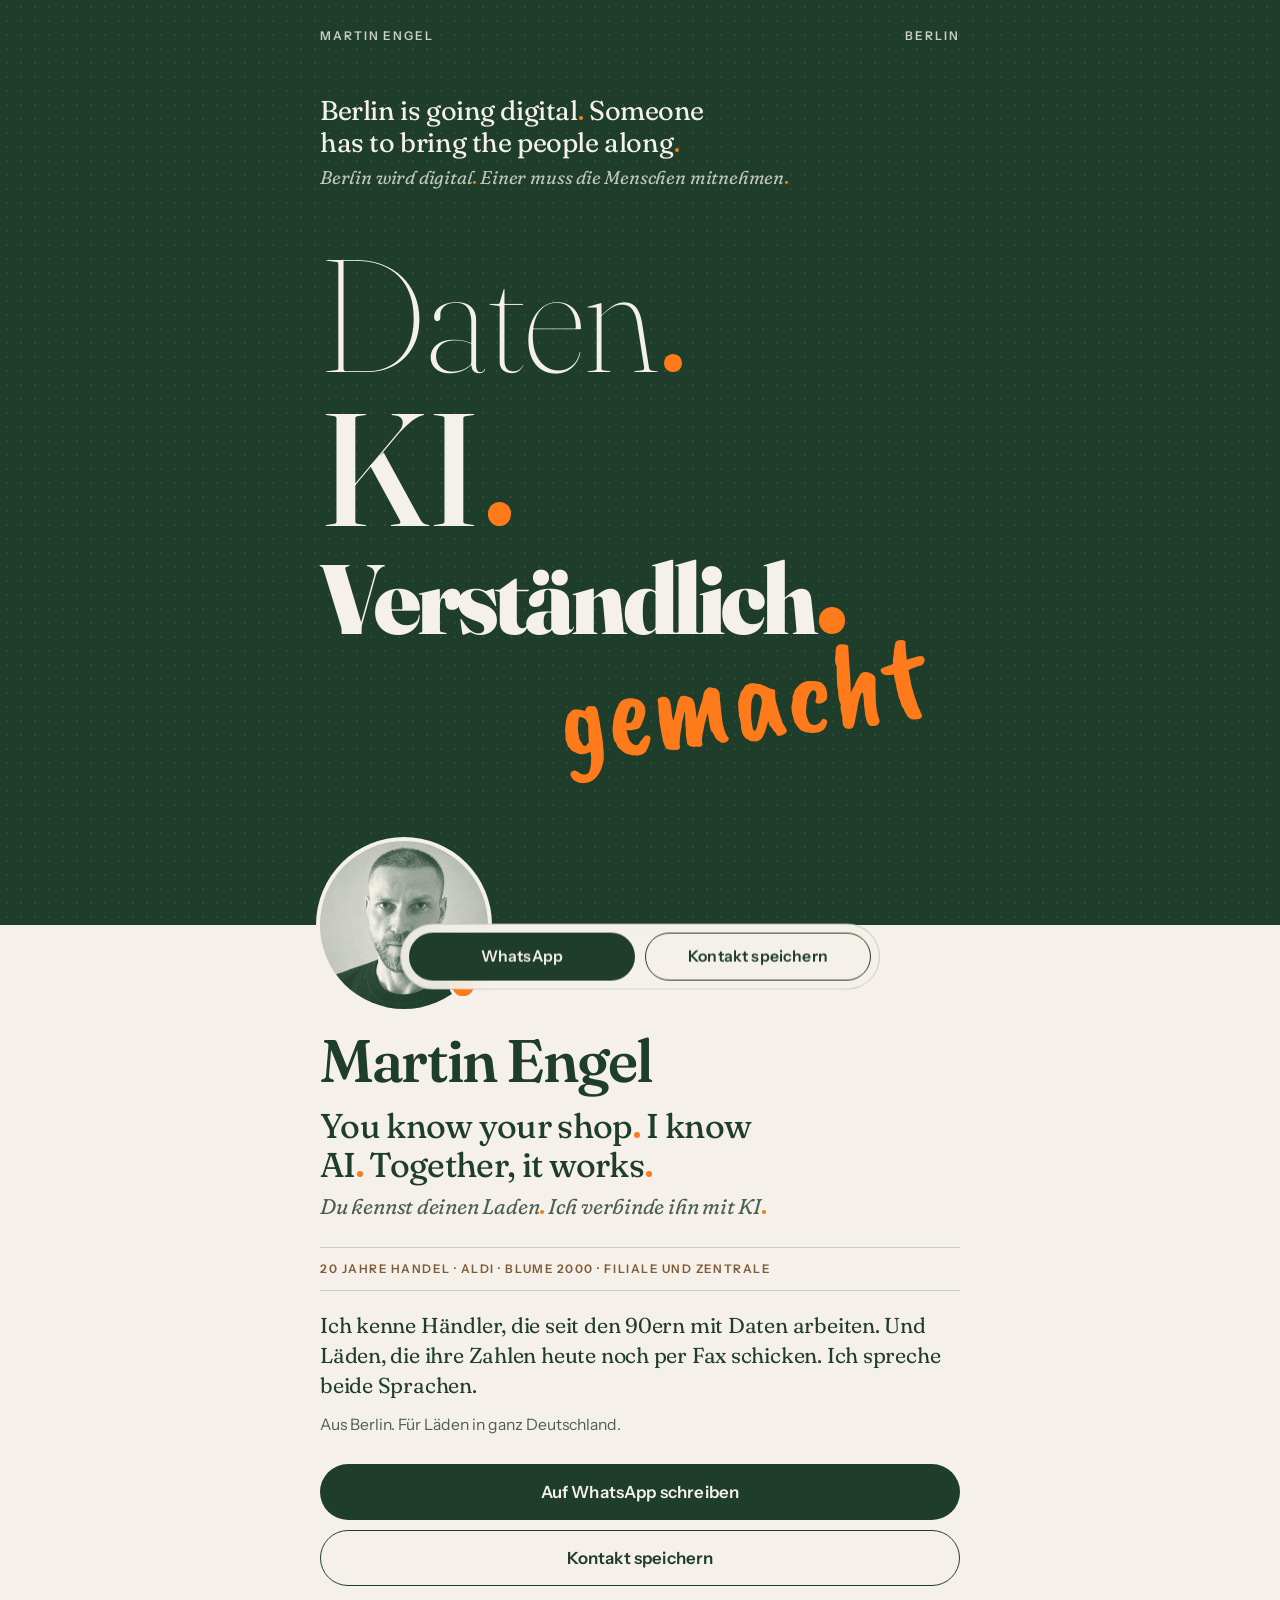
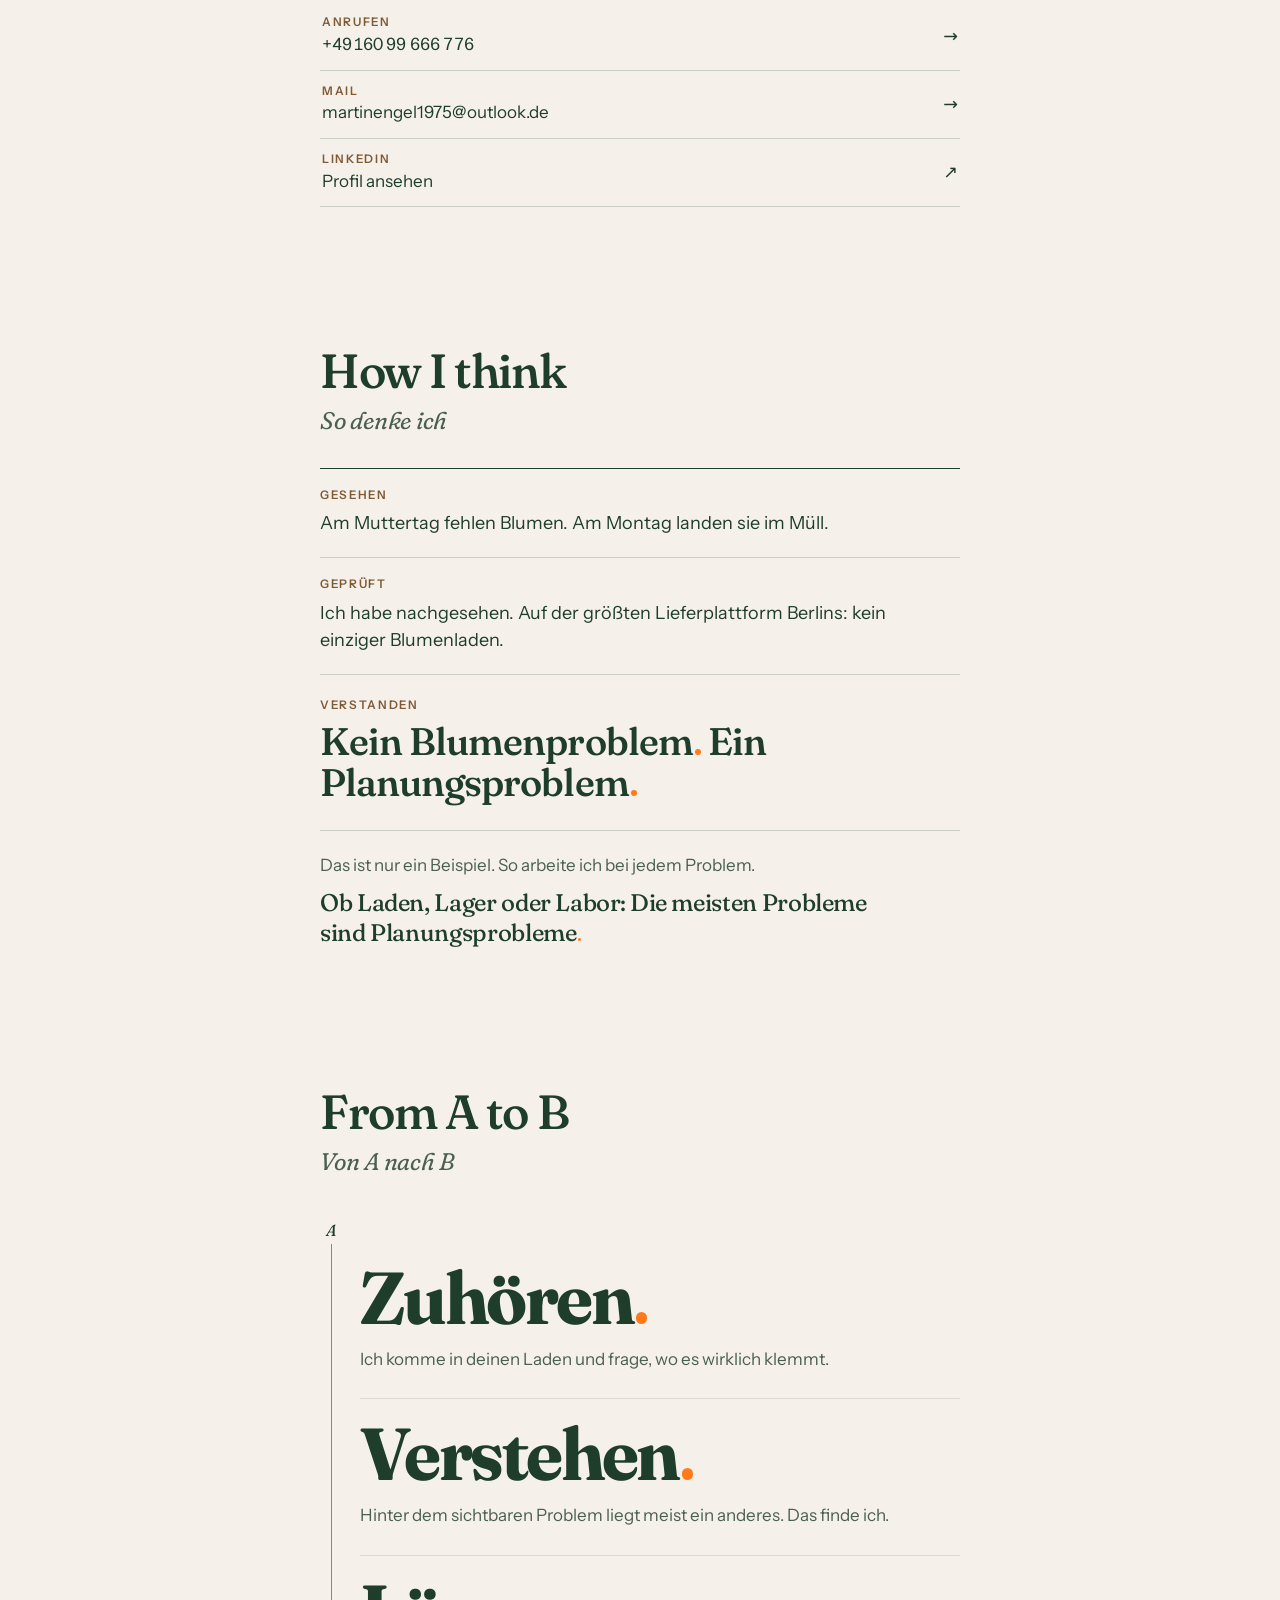
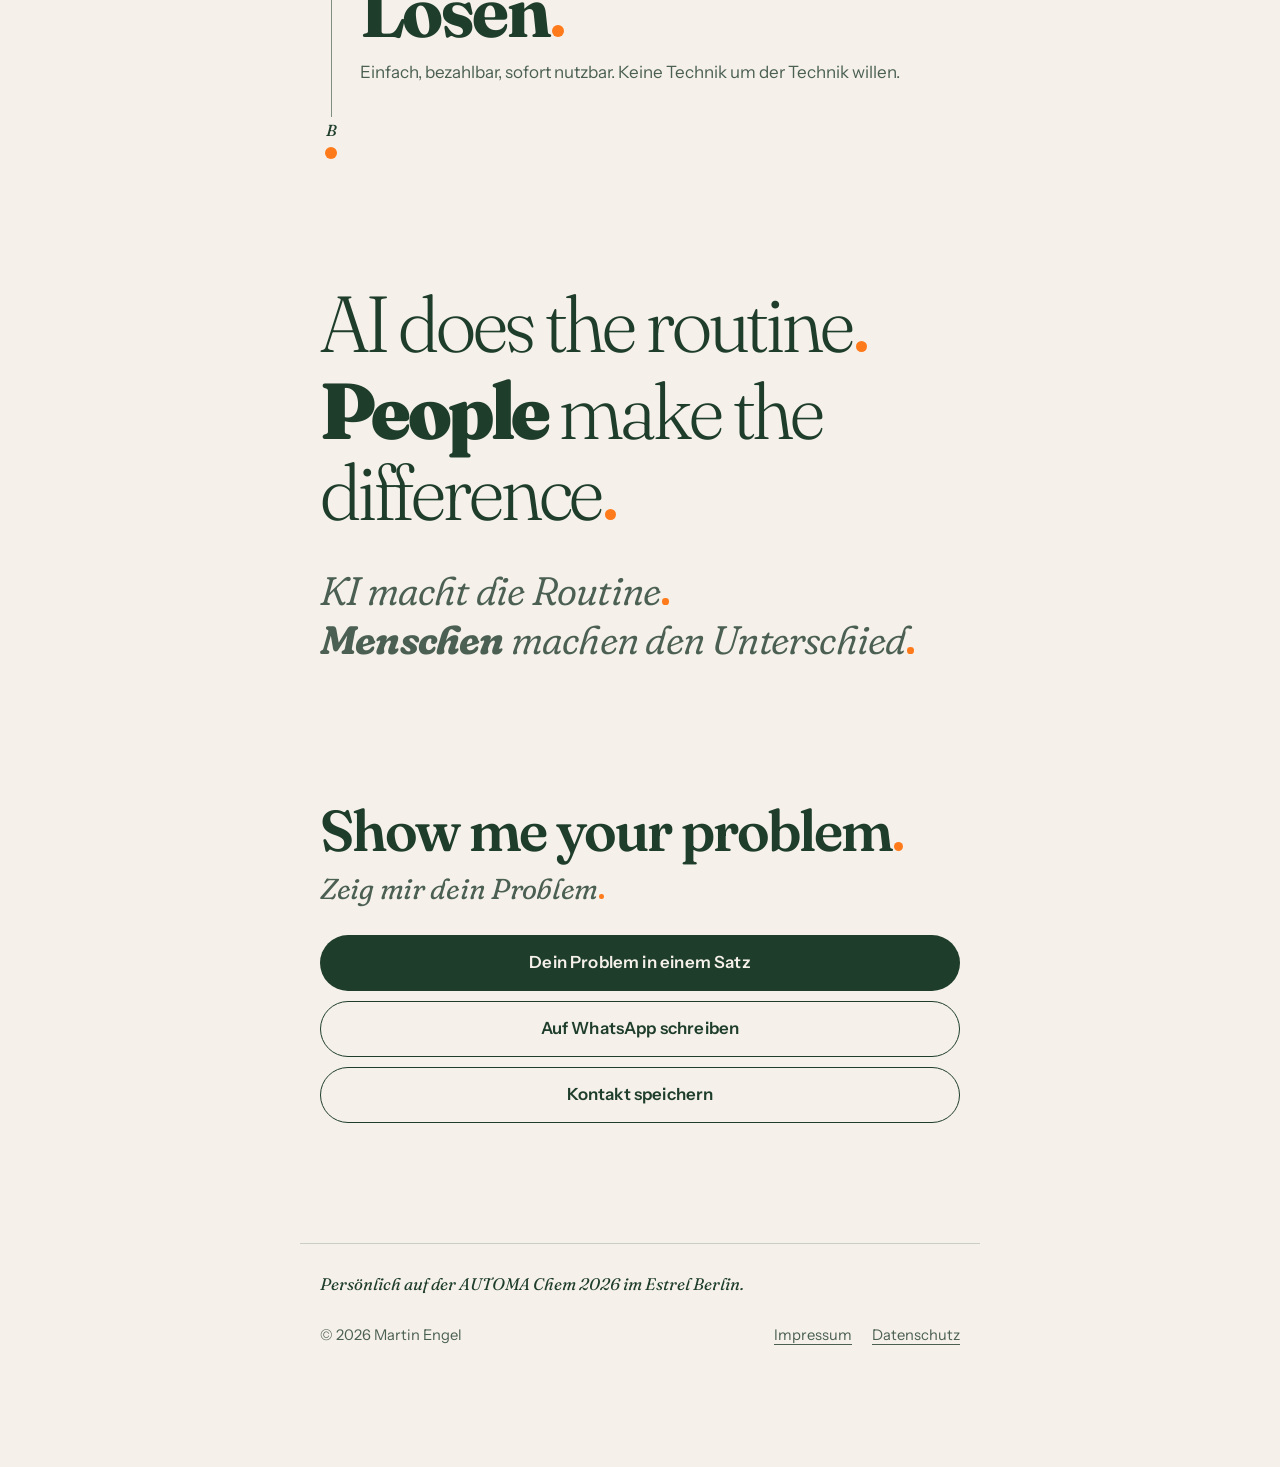
<file: index.html>
<!DOCTYPE html>
<html lang="de">
  <head>
    <meta charset="UTF-8" />
    <meta name="viewport" content="width=device-width, initial-scale=1, viewport-fit=cover" />
    <title data-i18n="meta.title">Martin Engel. You know your shop. I know AI.</title>
    <meta name="description" content="Martin Engel: 20 Jahre Handel, von der Filiale bis zur Zentrale. Er verbindet Läden mit KI. 20 years in retail, connecting shops with AI." />
    <meta name="author" content="Martin Engel" />

    <meta property="og:type" content="profile" />
    <meta property="og:locale" content="de_DE" />
    <meta property="og:locale:alternate" content="en_US" />
    <meta property="og:title" content="Martin Engel. You know your shop. I know AI." />
    <meta property="og:description" content="20 Jahre Handel. Aldi, Blume 2000. Du kennst deinen Laden. Ich verbinde ihn mit KI." />
    <meta property="og:url" content="https://eduardosopalda.github.io/on-the-dot/" />
    <meta property="og:image" content="https://eduardosopalda.github.io/on-the-dot/images/og.png" />
    <meta property="og:image:width" content="1200" />
    <meta property="og:image:height" content="630" />
    <meta property="og:image:alt" content="Martin Engel. Daten. KI. Verständlich gemacht." />
    <meta name="twitter:card" content="summary_large_image" />
    <meta name="twitter:title" content="Martin Engel. You know your shop. I know AI." />
    <meta name="twitter:description" content="20 years in retail. Aldi, Blume 2000. Connecting shops with AI." />
    <meta name="twitter:image" content="https://eduardosopalda.github.io/on-the-dot/images/og.png" />

    <meta name="theme-color" content="#1F3D2B" />
    <meta name="color-scheme" content="light dark" />
    <meta name="apple-mobile-web-app-capable" content="yes" />
    <meta name="mobile-web-app-capable" content="yes" />
    <meta name="apple-mobile-web-app-status-bar-style" content="black-translucent" />
    <meta name="apple-mobile-web-app-title" content="Martin Engel" />
    <link rel="manifest" href="manifest.webmanifest" />
    <link rel="icon" href="icons/favicon.svg" type="image/svg+xml" />
    <link rel="apple-touch-icon" href="icons/apple-touch-icon.png" />

    <link rel="preload" href="fonts/fraunces.woff2" as="font" type="font/woff2" crossorigin />
    <link rel="preload" href="fonts/fraunces-italic.woff2" as="font" type="font/woff2" crossorigin />
    <link rel="preload" href="fonts/instrument-sans.woff2" as="font" type="font/woff2" crossorigin />
    <link rel="preload" href="fonts/caveat-brush-gemacht.woff2" as="font" type="font/woff2" crossorigin />
    <link rel="stylesheet" href="css/style.css" />
    <script>document.documentElement.classList.add("js");</script>
  </head>
  <body>
    <a class="skip-link" href="#main" data-i18n="skip">Zum Inhalt springen</a>

    <header class="hero">
      <div class="wrap">
        <div class="hero-top">
          <span class="hero-mark">Martin Engel</span>
          <span class="hero-mark" data-i18n="hero.place">Berlin</span>
        </div>

        <p class="opening pair">
          <span class="pair-en" lang="en" data-i18n="opening.en" data-dots>Berlin is going digital. Someone has to bring the people along.</span>
          <span class="pair-de" data-i18n="opening.de" data-dots>Berlin wird digital. Einer muss die Menschen mitnehmen.</span>
        </p>

        <div class="lockup" role="img" aria-label="Daten. KI. Verständlich gemacht." data-i18n-aria="hero.aria">
          <span class="lw lw-1" aria-hidden="true">Daten<span class="dot">.</span></span>
          <span class="lw lw-2" aria-hidden="true">KI<span class="dot">.</span></span>
          <span class="lw lw-3" aria-hidden="true">Verständlich<span class="dot">.</span></span>
          <span class="signature" aria-hidden="true"><span class="signature-ink">gemacht</span></span>
        </div>
      </div>
    </header>

    <main id="main">
      <section class="intro wrap" aria-labelledby="name">
        <div class="intro-head">
          <div class="portrait">
            <img src="images/martin.webp" width="640" height="640" alt="Porträt von Martin Engel" data-i18n-alt="portrait.alt" fetchpriority="high" />
          </div>
          <h1 id="name" data-i18n="name">Martin Engel</h1>
        </div>

        <p class="promise pair">
          <span class="pair-en" lang="en" data-i18n="promise.en" data-dots>You know your shop. I&nbsp;know AI. Together, it works.</span>
          <span class="pair-de" data-i18n="promise.de" data-dots>Du kennst deinen Laden. Ich verbinde ihn mit KI.</span>
        </p>

        <p class="proof-strip" data-i18n="proof.strip">20&nbsp;Jahre&nbsp;Handel&nbsp;· Aldi&nbsp;· Blume&nbsp;2000&nbsp;· Filiale&nbsp;und&nbsp;Zentrale</p>
        <p class="proof-line" data-i18n="proof.line">Ich kenne Händler, die seit den 90ern mit Daten arbeiten. Und Läden, die ihre Zahlen heute noch per Fax schicken. Ich spreche beide Sprachen.</p>
        <p class="reach" data-i18n="reach">Aus Berlin. Für Läden in ganz Deutschland.</p>

        <div class="contact" id="contact-top">
          <a class="btn btn-primary" href="https://wa.me/4916099666776" data-contact="whatsapp" target="_blank" rel="noopener noreferrer" data-i18n="cta.whatsapp">Auf WhatsApp schreiben</a>
          <a class="btn btn-secondary" href="martin-engel.vcf" data-i18n="cta.save">Kontakt speichern</a>
          <ul class="contact-list">
            <li>
              <a href="tel:+4916099666776" data-contact="phone">
                <span class="cl-label" data-i18n="cta.call">Anrufen</span>
                <span class="cl-value cl-phone" data-contact-text="phone">+49160 99 666 776</span>
                <span class="cl-arrow" aria-hidden="true">→</span>
              </a>
            </li>
            <li>
              <a href="mailto:martinengel1975@outlook.de" data-contact="email">
                <span class="cl-label" data-i18n="cta.mail">Mail</span>
                <span class="cl-value" data-contact-text="email">martinengel1975@outlook.de</span>
                <span class="cl-arrow" aria-hidden="true">→</span>
              </a>
            </li>
            <li>
              <a href="https://www.linkedin.com/in/martin-engel-berlin" data-contact="linkedin" target="_blank" rel="noopener noreferrer">
                <span class="cl-label" data-i18n="cta.linkedin">LinkedIn</span>
                <span class="cl-value" data-i18n="cta.linkedinValue">Profil ansehen</span>
                <span class="cl-arrow" aria-hidden="true">↗</span>
              </a>
            </li>
          </ul>
        </div>
      </section>

      <section class="think wrap" aria-labelledby="think-title">
        <h2 id="think-title" class="section-title pair">
          <span class="pair-en" lang="en" data-i18n="think.en">How I think</span>
          <span class="pair-de" data-i18n="think.de">So denke ich</span>
        </h2>

        <div class="story-list" id="examples">
          <article class="story">
            <div class="beat">
              <span class="beat-label">Gesehen</span>
              <p class="beat-text">Am Muttertag fehlen Blumen. Am Montag landen sie im Müll.</p>
            </div>
            <div class="beat">
              <span class="beat-label">Geprüft</span>
              <p class="beat-text">Ich habe nachgesehen. Auf der größten Lieferplattform Berlins: kein einziger Blumenladen.</p>
            </div>
            <div class="beat beat-insight">
              <span class="beat-label">Verstanden</span>
              <p class="beat-text" data-dots>Kein Blumenproblem. Ein Planungsproblem.</p>
            </div>
          </article>
        </div>

        <p class="think-closing" data-i18n="think.closing">Das ist nur ein Beispiel. So arbeite ich bei jedem Problem.</p>
        <p class="think-bridge" data-i18n="think.bridge" data-dots>Ob Laden, Lager oder Labor: Die meisten Probleme sind Planungsprobleme.</p>
      </section>

      <section class="atob wrap" aria-labelledby="atob-title">
        <h2 id="atob-title" class="section-title pair">
          <span class="pair-en" lang="en" data-i18n="atob.en">From A to B</span>
          <span class="pair-de" data-i18n="atob.de">Von A nach B</span>
        </h2>

        <div class="route">
          <span class="route-end route-a" aria-hidden="true">A</span>
          <ol class="steps">
            <li class="step">
              <h3 class="step-word" data-i18n="atob.s1.word" data-dots>Zuhören.</h3>
              <p data-i18n="atob.s1.text">Ich komme in deinen Laden und frage, wo es wirklich klemmt.</p>
            </li>
            <li class="step">
              <h3 class="step-word" data-i18n="atob.s2.word" data-dots>Verstehen.</h3>
              <p data-i18n="atob.s2.text">Hinter dem sichtbaren Problem liegt meist ein anderes. Das finde ich.</p>
            </li>
            <li class="step">
              <h3 class="step-word" data-i18n="atob.s3.word" data-dots>Lösen.</h3>
              <p data-i18n="atob.s3.text">Einfach, bezahlbar, sofort nutzbar. Keine Technik um der Technik willen.</p>
            </li>
          </ol>
          <span class="route-end route-b" aria-hidden="true">B<span class="route-dot"></span></span>
        </div>
      </section>

      <section class="principle-section wrap">
        <p class="principle" lang="en">
          <span data-i18n="principle.en.a" data-dots>AI does the routine.</span>
          <strong data-i18n="principle.en.b">People</strong>
          <span data-i18n="principle.en.c" data-dots>make the difference.</span>
        </p>
        <p class="principle-de">
          <span data-i18n="principle.de.a" data-dots>KI macht die Routine.</span>
          <strong data-i18n="principle.de.b">Menschen</strong>
          <span data-i18n="principle.de.c" data-dots>machen den Unterschied.</span>
        </p>
      </section>

      <section class="invite wrap" aria-labelledby="invite-title">
        <h2 id="invite-title" class="invite-title pair">
          <span class="pair-en" lang="en" data-i18n="invite.en" data-dots>Show me your problem.</span>
          <span class="pair-de" data-i18n="invite.de" data-dots>Zeig mir dein Problem.</span>
        </h2>

        <div class="contact" id="contact-bottom">
          <a class="btn btn-primary" href="mailto:martinengel1975@outlook.de?subject=Mein%20Problem%20in%20einem%20Satz" data-contact="problem" data-i18n="cta.problem">Dein Problem in einem Satz</a>
          <a class="btn btn-secondary" href="https://wa.me/4916099666776" data-contact="whatsapp" target="_blank" rel="noopener noreferrer" data-i18n="cta.whatsapp">Auf WhatsApp schreiben</a>
          <a class="btn btn-secondary" href="martin-engel.vcf" data-i18n="cta.save">Kontakt speichern</a>
        </div>
      </section>
    </main>

    <footer class="footer wrap">
      <p class="footer-event" data-i18n="footer.event">Persönlich auf der AUTOMA Chem 2026 im Estrel Berlin.</p>
      <div class="footer-row">
        <span>© 2026 Martin Engel</span>
        <nav class="footer-links" aria-label="Rechtliches">
          <a href="impressum.html" data-i18n="footer.imprint">Impressum</a>
          <a href="datenschutz.html" data-i18n="footer.privacy">Datenschutz</a>
        </nav>
      </div>
    </footer>

    <div class="sticky-bar" aria-hidden="true" inert>
      <a class="btn btn-primary btn-compact" href="https://wa.me/4916099666776" data-contact="whatsapp" target="_blank" rel="noopener noreferrer" data-i18n="cta.whatsappShort">WhatsApp</a>
      <a class="btn btn-secondary btn-compact" href="martin-engel.vcf" data-i18n="cta.save">Kontakt speichern</a>
    </div>

    <script src="js/i18n.js"></script>
    <script src="js/main.js"></script>
  </body>
</html>
</file>
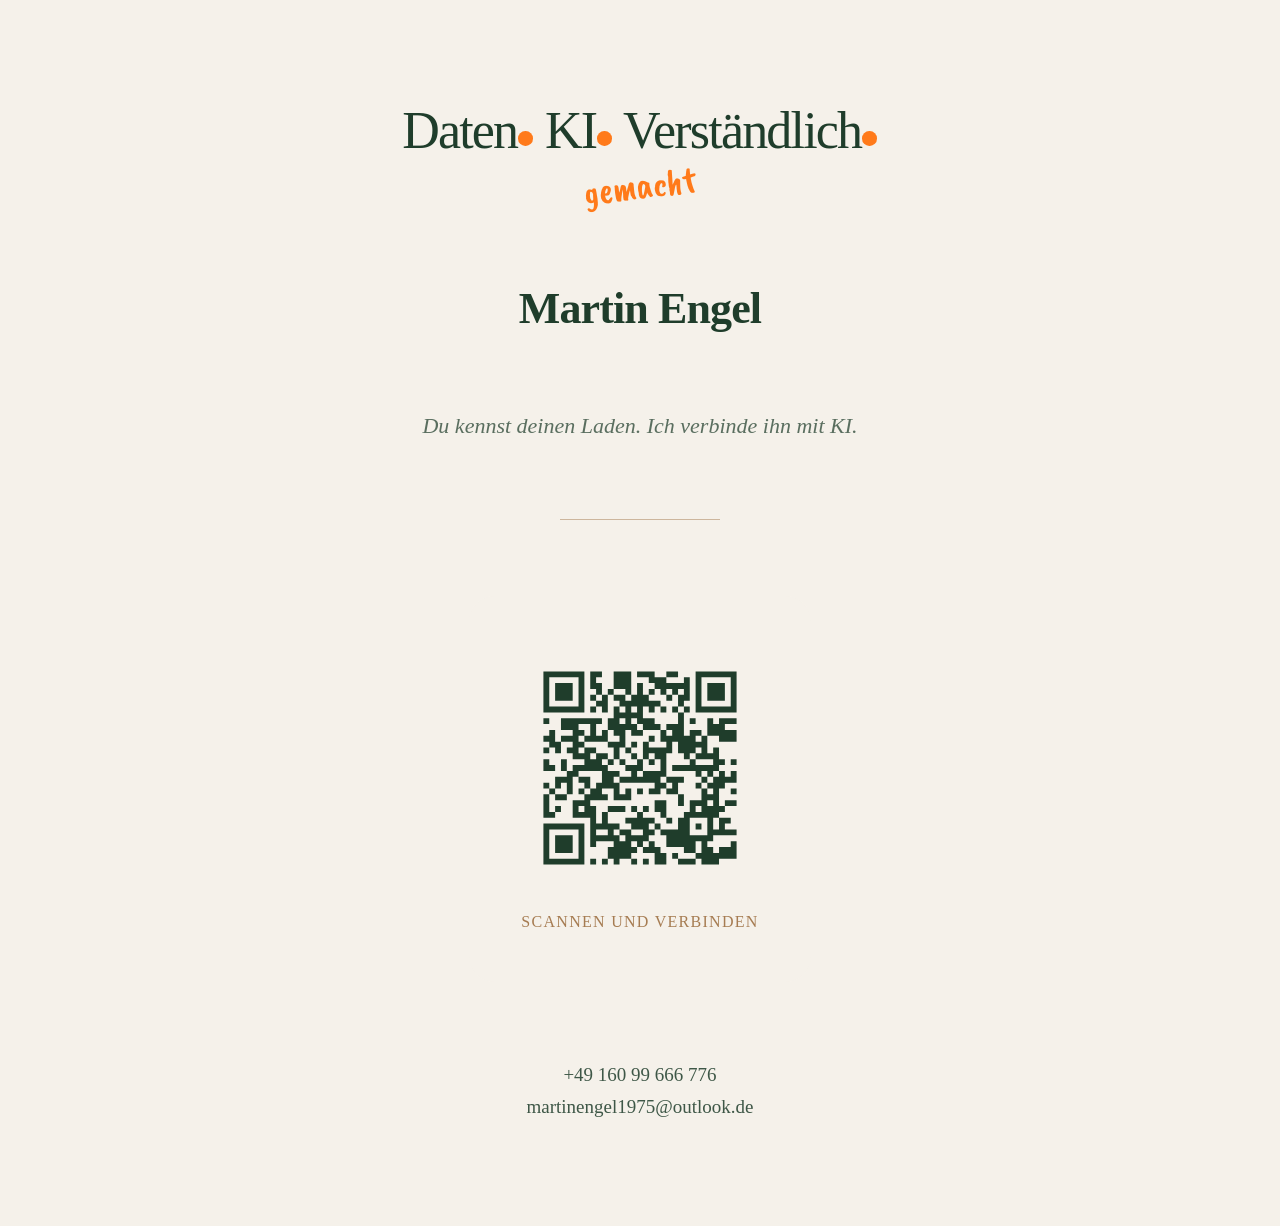
<file: card.html>
<!DOCTYPE html>
<html lang="de">
<head>
<meta charset="utf-8">
<meta name="viewport" content="width=device-width, initial-scale=1, maximum-scale=1, user-scalable=no">
<title>Martin Engel</title>
<style>
  :root {
    --waldgruen: #1F3D2B;
    --papierweiss: #F5F1EA;
    --holz: #A67C52;
    --mandarine: #FF7A1A;
  }
  * { margin: 0; padding: 0; box-sizing: border-box; }
  html, body {
    height: 100%;
    background: var(--papierweiss);
    font-family: Georgia, "Times New Roman", serif;
    color: var(--waldgruen);
    -webkit-font-smoothing: antialiased;
  }
  .card {
    min-height: 100%;
    display: flex;
    flex-direction: column;
    align-items: center;
    justify-content: center;
    padding: 8vw 6vw;
    gap: 6vw;
    text-align: center;
  }
  .brand {
    font-size: clamp(28px, 9vw, 52px);
    font-weight: 300;
    letter-spacing: -0.035em;
    line-height: 1.1;
  }
  .brand .dot {
    display: inline-block;
    width: 0.28em;
    height: 0.28em;
    background: var(--mandarine);
    border-radius: 50%;
    vertical-align: baseline;
    margin: 0 0.02em;
    position: relative;
    top: -0.05em;
  }
  .brand .gemacht {
    display: block;
    font-family: Caveat Brush, "Segoe Script", cursive;
    color: var(--mandarine);
    font-size: 0.72em;
    font-weight: 400;
    margin-top: 0.15em;
    transform: rotate(-7deg);
    letter-spacing: 0;
  }
  .name {
    font-size: clamp(26px, 8vw, 44px);
    font-weight: 700;
    letter-spacing: -0.02em;
  }
  .line {
    font-size: clamp(15px, 4.2vw, 22px);
    font-style: italic;
    color: var(--waldgruen);
    opacity: 0.72;
    max-width: 28em;
    line-height: 1.4;
  }
  .qr-wrap {
    background: var(--papierweiss);
    padding: 4vw;
    border-radius: 2vw;
  }
  .qr-wrap img {
    display: block;
    width: min(58vw, 240px);
    height: auto;
  }
  .qr-label {
    font-size: clamp(12px, 3.2vw, 16px);
    color: var(--holz);
    letter-spacing: 0.08em;
    text-transform: uppercase;
    margin-top: 2vw;
  }
  .contact {
    font-size: clamp(14px, 3.8vw, 19px);
    color: var(--waldgruen);
    opacity: 0.85;
    line-height: 1.7;
  }
  .contact a {
    color: var(--waldgruen);
    text-decoration: none;
  }
  .rule {
    width: min(40vw, 160px);
    height: 1px;
    background: var(--holz);
    opacity: 0.5;
  }
  @media (orientation: landscape) and (max-height: 500px) {
    .card { flex-direction: row; flex-wrap: wrap; justify-content: center; gap: 4vw 8vw; padding: 4vw; }
    .brand, .name, .line { text-align: left; }
    .qr-wrap { order: 3; }
  }
</style>
<link rel="preconnect" href="https://fonts.googleapis.com">
<link rel="preconnect" href="https://fonts.gstatic.com" crossorigin>
<link href="https://fonts.googleapis.com/css2?family=Caveat+Brush&display=swap" rel="stylesheet">
</head>
<body>
  <div class="card">
    <div class="brand">
      Daten<span class="dot"></span> KI<span class="dot"></span> Verständlich<span class="dot"></span>
      <span class="gemacht">gemacht</span>
    </div>
    <div class="name">Martin Engel</div>
    <div class="line">Du kennst deinen Laden. Ich verbinde ihn mit KI.</div>
    <div class="rule"></div>
    <div class="qr-wrap">
      <img src="https://eduardosopalda.github.io/on-the-dot/qr/martin-engel-qr.svg" alt="QR Code zu Martin Engels Seite">
      <div class="qr-label">Scannen und verbinden</div>
    </div>
    <div class="contact">
      +49 160 99 666 776<br>
      <a href="mailto:martinengel1975@outlook.de">martinengel1975@outlook.de</a>
    </div>
  </div>
</body>
</html>
</file>
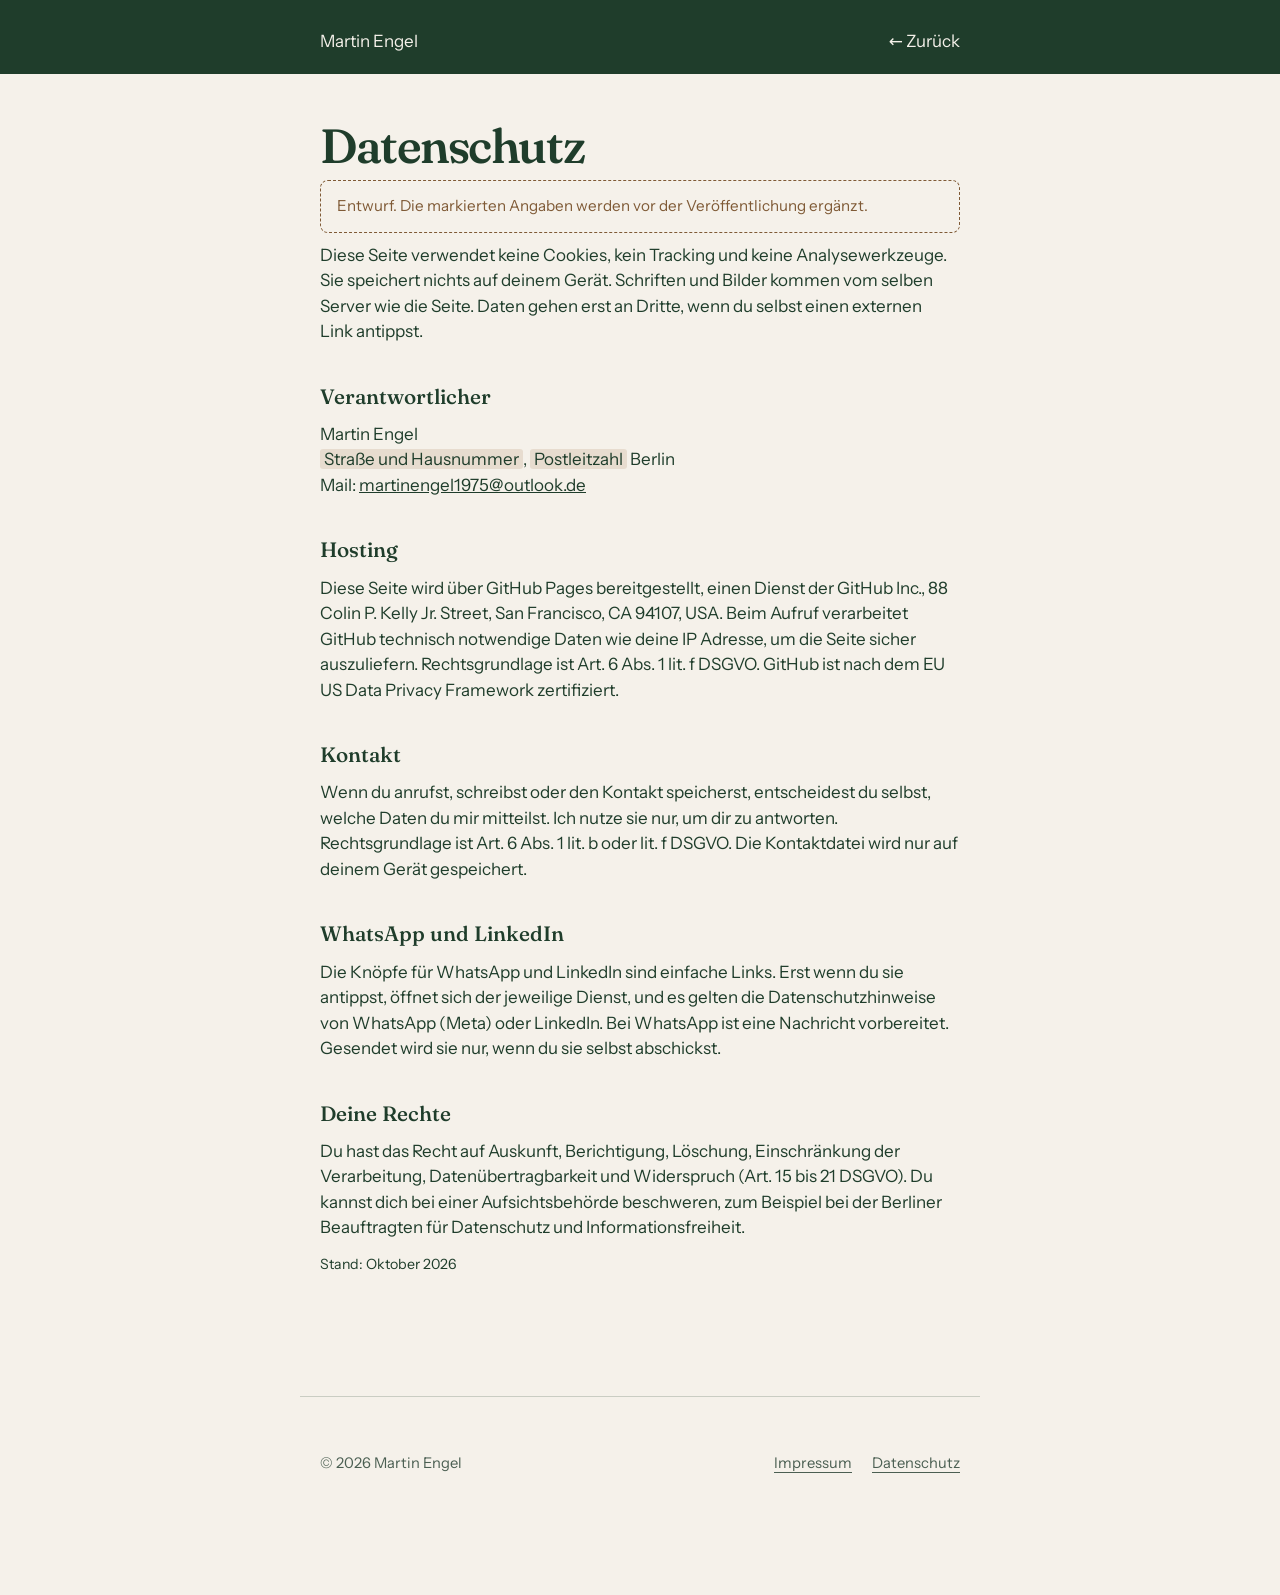
<file: datenschutz.html>
<!DOCTYPE html>
<html lang="de">
  <head>
    <meta charset="UTF-8" />
    <meta name="viewport" content="width=device-width, initial-scale=1, viewport-fit=cover" />
    <title>Datenschutz. Martin Engel</title>
    <meta name="robots" content="noindex" />
    <meta name="theme-color" content="#1F3D2B" />
    <meta name="color-scheme" content="light dark" />
    <link rel="icon" href="icons/favicon.svg" type="image/svg+xml" />
    <link rel="stylesheet" href="css/style.css" />
  </head>
  <body>
    <header class="legal-header">
      <div class="wrap">
        <a href="./">Martin Engel</a>
        <a href="./">← Zurück</a>
      </div>
    </header>

    <main class="legal wrap">
      <h1>Datenschutz</h1>

      <!-- TODO before launch: replace the highlighted placeholders, have the text checked and remove this notice. -->
      <p class="notice">Entwurf. Die markierten Angaben werden vor der Veröffentlichung ergänzt.</p>

      <p>
        Diese Seite verwendet keine Cookies, kein Tracking und keine Analysewerkzeuge. Sie speichert nichts auf deinem Gerät. Schriften und Bilder kommen vom selben Server wie die Seite. Daten gehen erst an Dritte, wenn du selbst einen externen Link antippst.
      </p>

      <h2>Verantwortlicher</h2>
      <address>
        Martin Engel<br />
        <span class="todo">Straße und Hausnummer</span>, <span class="todo">Postleitzahl</span> Berlin<br />
        Mail: <a href="mailto:martinengel1975@outlook.de">martinengel1975@outlook.de</a>
      </address>

      <h2>Hosting</h2>
      <!-- While the site runs on GitHub Pages. When it moves to IONOS, replace this paragraph with:
           "Diese Seite wird bei der IONOS SE, Elgendorfer Str. 57, 56410 Montabaur, gehostet. Beim Aufruf verarbeitet der Server technisch notwendige Daten wie IP Adresse, Datum, Uhrzeit und aufgerufene Seite, um die Seite sicher auszuliefern. Rechtsgrundlage ist Art. 6 Abs. 1 lit. f DSGVO. Mit IONOS besteht ein Vertrag zur Auftragsverarbeitung nach Art. 28 DSGVO." -->
      <p>
        Diese Seite wird über GitHub Pages bereitgestellt, einen Dienst der GitHub Inc., 88 Colin P. Kelly Jr. Street, San Francisco, CA 94107, USA. Beim Aufruf verarbeitet GitHub technisch notwendige Daten wie deine IP Adresse, um die Seite sicher auszuliefern. Rechtsgrundlage ist Art. 6 Abs. 1 lit. f DSGVO. GitHub ist nach dem EU US Data Privacy Framework zertifiziert.
      </p>

      <h2>Kontakt</h2>
      <p>
        Wenn du anrufst, schreibst oder den Kontakt speicherst, entscheidest du selbst, welche Daten du mir mitteilst. Ich nutze sie nur, um dir zu antworten. Rechtsgrundlage ist Art. 6 Abs. 1 lit. b oder lit. f DSGVO. Die Kontaktdatei wird nur auf deinem Gerät gespeichert.
      </p>

      <h2>WhatsApp und LinkedIn</h2>
      <p>
        Die Knöpfe für WhatsApp und LinkedIn sind einfache Links. Erst wenn du sie antippst, öffnet sich der jeweilige Dienst, und es gelten die Datenschutzhinweise von WhatsApp (Meta) oder LinkedIn. Bei WhatsApp ist eine Nachricht vorbereitet. Gesendet wird sie nur, wenn du sie selbst abschickst.
      </p>

      <h2>Deine Rechte</h2>
      <p>
        Du hast das Recht auf Auskunft, Berichtigung, Löschung, Einschränkung der Verarbeitung, Datenübertragbarkeit und Widerspruch (Art. 15 bis 21 DSGVO). Du kannst dich bei einer Aufsichtsbehörde beschweren, zum Beispiel bei der Berliner Beauftragten für Datenschutz und Informationsfreiheit.
      </p>

      <p><small>Stand: Oktober 2026</small></p>
    </main>

    <footer class="footer wrap">
      <div class="footer-row">
        <span>© 2026 Martin Engel</span>
        <nav class="footer-links" aria-label="Rechtliches">
          <a href="impressum.html">Impressum</a>
          <a href="datenschutz.html" aria-current="page">Datenschutz</a>
        </nav>
      </div>
    </footer>
  </body>
</html>
</file>
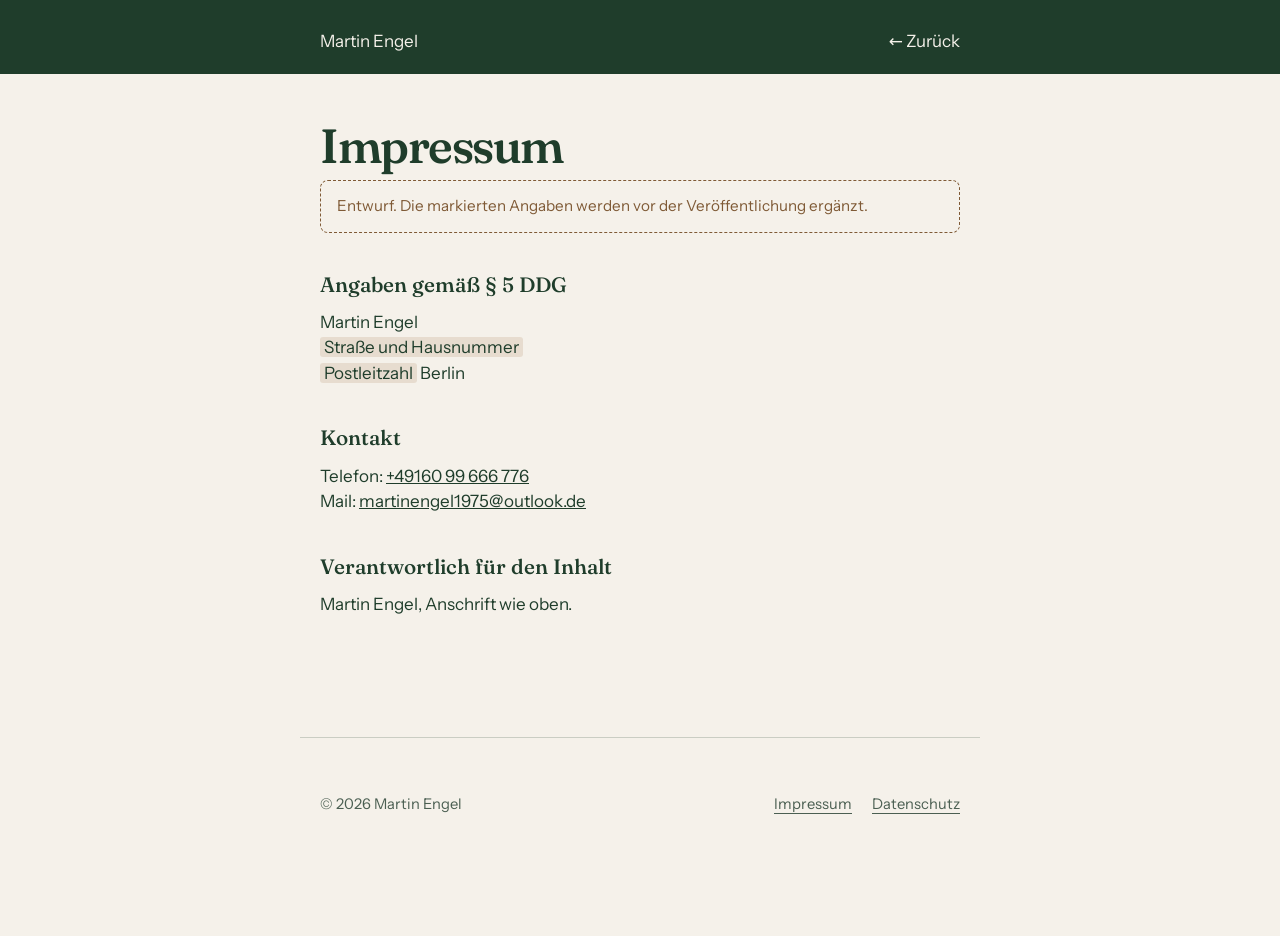
<file: impressum.html>
<!DOCTYPE html>
<html lang="de">
  <head>
    <meta charset="UTF-8" />
    <meta name="viewport" content="width=device-width, initial-scale=1, viewport-fit=cover" />
    <title>Impressum. Martin Engel</title>
    <meta name="robots" content="noindex" />
    <meta name="theme-color" content="#1F3D2B" />
    <meta name="color-scheme" content="light dark" />
    <link rel="icon" href="icons/favicon.svg" type="image/svg+xml" />
    <link rel="stylesheet" href="css/style.css" />
  </head>
  <body>
    <header class="legal-header">
      <div class="wrap">
        <a href="./">Martin Engel</a>
        <a href="./">← Zurück</a>
      </div>
    </header>

    <main class="legal wrap">
      <h1>Impressum</h1>

      <!-- TODO before launch: replace every highlighted placeholder and remove this notice. -->
      <p class="notice">Entwurf. Die markierten Angaben werden vor der Veröffentlichung ergänzt.</p>

      <h2>Angaben gemäß § 5 DDG</h2>
      <address>
        Martin Engel<br />
        <span class="todo">Straße und Hausnummer</span><br />
        <span class="todo">Postleitzahl</span> Berlin
      </address>

      <h2>Kontakt</h2>
      <p>
        Telefon: <a href="tel:+4916099666776">+49160 99 666 776</a><br />
        Mail: <a href="mailto:martinengel1975@outlook.de">martinengel1975@outlook.de</a>
      </p>

      <h2>Verantwortlich für den Inhalt</h2>
      <p>Martin Engel, Anschrift wie oben.</p>
    </main>

    <footer class="footer wrap">
      <div class="footer-row">
        <span>© 2026 Martin Engel</span>
        <nav class="footer-links" aria-label="Rechtliches">
          <a href="impressum.html" aria-current="page">Impressum</a>
          <a href="datenschutz.html">Datenschutz</a>
        </nav>
      </div>
    </footer>
  </body>
</html>
</file>
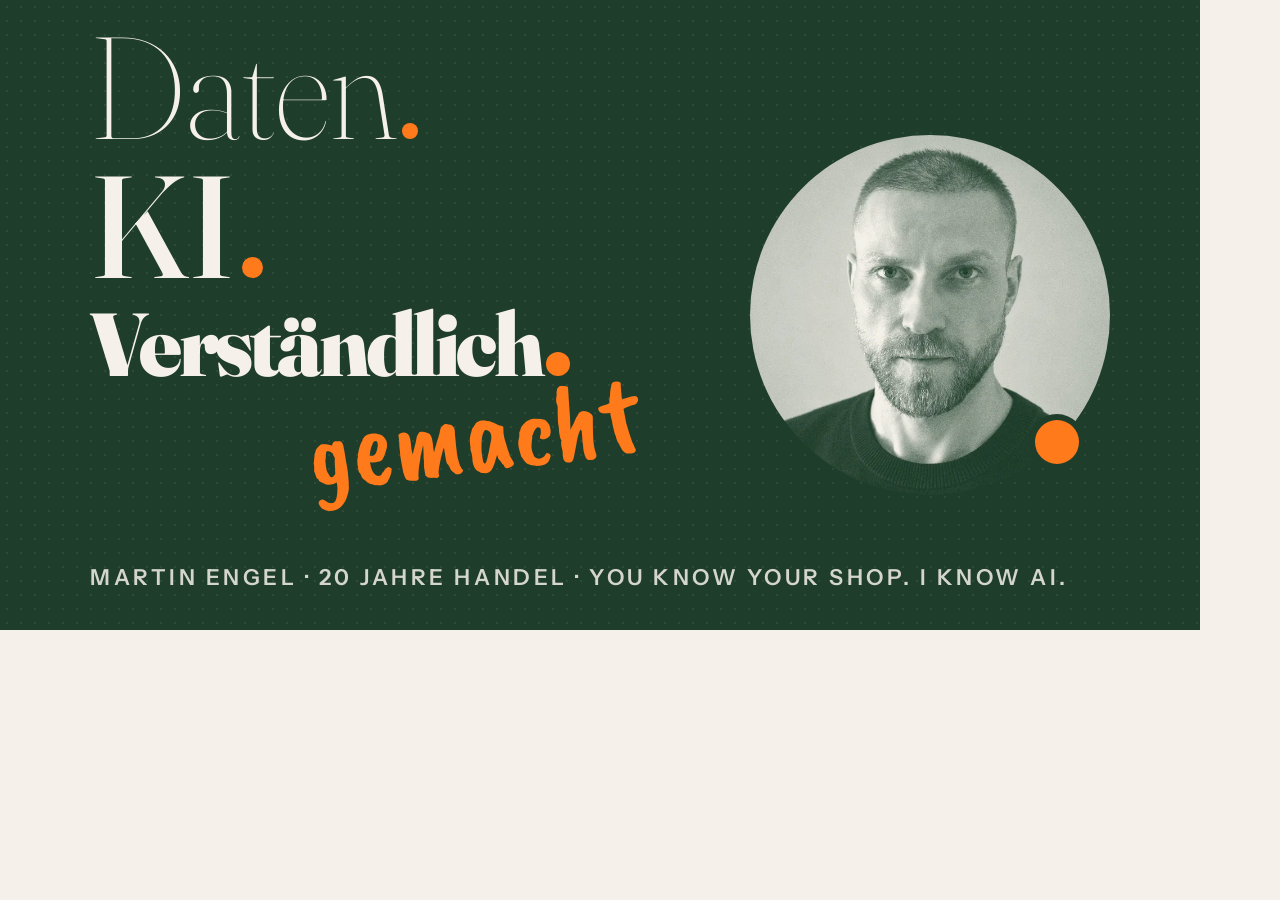
<file: tools/og.html>
<!DOCTYPE html>
<html lang="de">
<head>
<meta charset="UTF-8" />
<link rel="stylesheet" href="../css/style.css" />
<style>
  html, body { margin: 0; width: 1200px; height: 630px; overflow: hidden; }
  .og { position: relative; display: grid; grid-template-columns: 1fr 360px; align-items: center; gap: 56px;
        width: 1200px; height: 630px; padding: 0 90px; box-sizing: border-box;
        background-color: #1F3D2B; background-image: radial-gradient(rgba(245,241,234,.07) 1px, transparent 1.4px);
        background-size: 14px 14px; color: #F5F1EA; }
  .og .lockup { margin: -70px 0 0; width: 580px; }
  .og .lw { font-weight: var(--w) !important; }
  .og .signature-ink { clip-path: none !important; }
  .og-photo { position: relative; }
  .og-photo img { width: 360px; height: 360px; border-radius: 50%; display: block; }
  .og-photo::after { content: ""; position: absolute; left: 85.4%; top: 85.4%; width: 44px; height: 44px; border-radius: 50%;
        background: #FF7A1A; box-shadow: 0 0 0 6px #1F3D2B; transform: translate(-50%, -50%); }
  .og-name { position: absolute; left: 90px; bottom: 36px; font-family: "Instrument Sans", sans-serif; font-size: 22px;
        font-weight: 600; letter-spacing: .16em; text-transform: uppercase; color: rgba(245,241,234,.85); }
</style>
</head>
<body>
  <div class="og">
    <div class="lockup">
      <span class="lw lw-1">Daten<span class="dot">.</span></span>
      <span class="lw lw-2">KI<span class="dot">.</span></span>
      <span class="lw lw-3">Verständlich<span class="dot">.</span></span>
      <span class="signature"><span class="signature-ink">gemacht</span></span>
    </div>
    <div class="og-photo"><img src="../images/martin.webp" alt="" /></div>
    <div class="og-name">Martin Engel · 20 Jahre Handel · You know your shop. I know AI.</div>
  </div>
</body>
</html>
</file>
<file: css/style.css>
/* Martin Engel
   An old shop sign meets a sharp editorial magazine.
   Mandarine is reserved for round dots and the "gemacht" signature. */

@font-face {
  font-family: "Fraunces";
  src: url("../fonts/fraunces.woff2") format("woff2");
  font-weight: 100 900;
  font-style: normal;
  font-display: swap;
}

@font-face {
  font-family: "Fraunces";
  src: url("../fonts/fraunces-italic.woff2") format("woff2");
  font-weight: 100 900;
  font-style: italic;
  font-display: swap;
}

@font-face {
  font-family: "Instrument Sans";
  src: url("../fonts/instrument-sans.woff2") format("woff2");
  font-weight: 400 700;
  font-style: normal;
  font-display: swap;
}

@font-face {
  font-family: "Caveat Brush";
  src: url("../fonts/caveat-brush-gemacht.woff2") format("woff2");
  font-weight: 400;
  font-style: normal;
  font-display: swap;
}

:root {
  --waldgruen: #1f3d2b;
  --papier: #f5f1ea;
  --holz: #a67c52;
  --mandarine: #ff7a1a;

  --bg: var(--papier);
  --text: var(--waldgruen);
  --muted: #4b5f52; /* also the German lines under English headlines */
  --label: #7f5a36; /* Holz, darkened for small text contrast on paper */
  --rule: rgba(31, 61, 43, 0.2);
  --rule-soft: rgba(31, 61, 43, 0.12);
  --btn-bg: var(--waldgruen);
  --btn-text: var(--papier);

  --display: "Fraunces", Georgia, "Times New Roman", serif;
  --sans: "Instrument Sans", system-ui, -apple-system, "Segoe UI", Roboto, sans-serif;
  --script: "Caveat Brush", "Segoe Script", "Bradley Hand", cursive;

  --wrap: 640px;
  --gutter: 20px;
  --ease: cubic-bezier(0.2, 0.7, 0.2, 1);

  color-scheme: light dark;
}

@media (prefers-color-scheme: dark) {
  :root {
    --bg: #101e15;
    --text: var(--papier);
    --muted: #bcc6bd;
    --label: #c9a27a;
    --rule: rgba(245, 241, 234, 0.22);
    --rule-soft: rgba(245, 241, 234, 0.12);
    --btn-bg: var(--papier);
    --btn-text: var(--waldgruen);
  }
}

*,
*::before,
*::after {
  box-sizing: border-box;
}

html {
  -webkit-text-size-adjust: 100%;
  text-size-adjust: 100%;
}

body {
  margin: 0;
  background: var(--bg);
  color: var(--text);
  font-family: var(--sans);
  font-size: 1.0625rem;
  line-height: 1.5;
  -webkit-font-smoothing: antialiased;
  text-rendering: optimizeLegibility;
}

h1,
h2,
h3,
p,
ol,
ul {
  margin: 0;
}

h1,
h2,
h3,
.pair {
  text-wrap: balance;
}

p {
  text-wrap: pretty;
}

img {
  display: block;
  max-width: 100%;
  height: auto;
}

a {
  color: inherit;
}

:focus-visible {
  outline: 3px solid var(--mandarine);
  outline-offset: 2px;
  box-shadow: 0 0 0 2px var(--bg);
  border-radius: 4px;
}

::selection {
  background: var(--waldgruen);
  color: var(--papier);
}

.wrap {
  width: 100%;
  max-width: calc(var(--wrap) + 2 * var(--gutter));
  margin-inline: auto;
  padding-inline: max(var(--gutter), env(safe-area-inset-left)) max(var(--gutter), env(safe-area-inset-right));
}

.skip-link {
  position: absolute;
  left: 12px;
  top: -64px;
  z-index: 50;
  padding: 12px 16px;
  background: var(--papier);
  color: var(--waldgruen);
  font-weight: 600;
  border-radius: 6px;
}

.skip-link:focus {
  top: 12px;
}

/* The round dot. A real circle that replaces the full stop and scales with the type.
   The period stays in the markup so copying text still works. */
.dot {
  display: inline-block;
  width: var(--dot, 0.17em);
  height: var(--dot, 0.17em);
  margin-left: 0.05em;
  border-radius: 50%;
  background: var(--mandarine);
  color: transparent;
  overflow: hidden;
  line-height: 0;
  vertical-align: baseline;
}

.dot-word {
  white-space: nowrap;
}

/* One voice in two languages: English headline, German line beneath. */
.pair {
  display: flex;
  flex-direction: column;
}

.pair-en {
  font-family: var(--display);
}

.pair-de {
  margin-top: 0.4em;
  font-family: var(--display);
  font-style: italic;
  font-weight: 380;
  font-size: 0.56em;
  font-variation-settings: "SOFT" 100;
  letter-spacing: -0.01em;
  line-height: 1.25;
  color: var(--muted);
}

/* --------------------------------------------------------------------------
   Hero
   -------------------------------------------------------------------------- */

.hero {
  position: relative;
  background-color: var(--waldgruen);
  background-image: radial-gradient(rgba(245, 241, 234, 0.07) 1px, transparent 1.4px);
  background-size: 14px 14px;
  color: var(--papier);
  padding-top: max(14px, env(safe-area-inset-top));
  padding-bottom: clamp(72px, 22vw, 110px);
}

.hero-top {
  display: flex;
  align-items: center;
  justify-content: space-between;
  gap: 16px;
  min-height: 44px;
}

.hero-mark {
  font-size: 0.75rem;
  font-weight: 600;
  letter-spacing: 0.16em;
  text-transform: uppercase;
  color: rgba(245, 241, 234, 0.8);
}

.opening {
  margin-top: clamp(20px, 6vw, 36px);
  max-width: 30em;
  font-size: clamp(1.3rem, 5.6vw, 1.7rem);
  line-height: 1.18;
}

.opening .pair-en {
  font-weight: 400;
  font-variation-settings: "SOFT" 50;
  letter-spacing: -0.015em;
}

.opening .pair-de {
  font-size: 0.68em;
  color: rgba(245, 241, 234, 0.76);
}

.opening .dot {
  --dot: 0.16em;
}

.lockup {
  container-type: inline-size;
  position: relative;
  display: flex;
  flex-direction: column;
  margin-top: clamp(28px, 8vw, 52px);
  font-family: var(--display);
  letter-spacing: -0.035em;
  font-variation-settings: "SOFT" 0, "WONK" 0;
}

.lw {
  display: block;
  line-height: 0.92;
  white-space: nowrap;
  font-weight: var(--w);
}

.lw-1 {
  --w: 120;
  font-size: 25cqi;
}

.lw-1 .dot {
  --dot: 0.11em;
}

.lw-2 {
  --w: 480;
  font-size: 25cqi;
  margin-top: 0.04em;
}

.lw-2 .dot {
  --dot: 0.145em;
}

.lw-3 {
  --w: 880;
  font-size: 15.4cqi;
  margin-top: 0.12em;
  letter-spacing: -0.04em;
}

.lw-3 .dot {
  --dot: 0.27em;
}

/* The signature. Generous padding so the descender of the g is never clipped. */
.signature {
  align-self: flex-end;
  display: block;
  margin-top: -0.32em;
  margin-right: 0.02em;
  padding: 0.1em 0.12em 0.3em;
  font-family: var(--script);
  font-size: 19cqi;
  font-weight: 400;
  line-height: 1.15;
  letter-spacing: 0;
  color: var(--mandarine);
  transform: rotate(-7deg);
  transform-origin: 70% 60%;
}

.signature-ink {
  display: inline-block;
  padding: 0 0.08em 0.18em;
}

/* --------------------------------------------------------------------------
   Name, promise, proof
   -------------------------------------------------------------------------- */

.intro-head {
  display: flex;
  flex-direction: column;
  align-items: flex-start;
  gap: 22px;
  margin-top: calc(-1 * clamp(56px, 17vw, 84px));
}

.portrait {
  position: relative;
  width: clamp(112px, 34vw, 168px);
}

.portrait img {
  width: 100%;
  aspect-ratio: 1;
  border-radius: 50%;
  object-fit: cover;
  box-shadow: 0 0 0 4px var(--bg);
  background: var(--waldgruen);
}

/* A small Mandarine dot sits on the edge of the portrait. */
.portrait::after {
  content: "";
  position: absolute;
  left: 85.4%;
  top: 85.4%;
  width: 13%;
  aspect-ratio: 1;
  border-radius: 50%;
  background: var(--mandarine);
  box-shadow: 0 0 0 3px var(--bg);
  transform: translate(-50%, -50%);
}

.intro h1 {
  padding-bottom: 0.08em;
  font-family: var(--display);
  font-size: clamp(2.4rem, 11.5vw, 3.75rem);
  font-weight: 560;
  font-variation-settings: "SOFT" 30, "WONK" 1;
  line-height: 0.98;
  letter-spacing: -0.03em;
  white-space: nowrap;
}

.promise {
  margin-top: 12px;
  font-size: clamp(1.55rem, 6.8vw, 2.15rem);
  line-height: 1.12;
}

.promise .pair-en {
  font-weight: 430;
  font-variation-settings: "SOFT" 50, "WONK" 1;
  letter-spacing: -0.02em;
}

.promise .pair-de {
  font-size: 0.62em;
}

.proof-strip {
  margin-top: 28px;
  padding: 11px 0;
  border-top: 1px solid var(--rule);
  border-bottom: 1px solid var(--rule);
  font-size: 0.74rem;
  font-weight: 600;
  letter-spacing: 0.13em;
  line-height: 1.7;
  text-transform: uppercase;
  text-wrap: balance;
  color: var(--label);
}

.proof-line {
  margin-top: 20px;
  font-family: var(--display);
  font-size: clamp(1.15rem, 4.8vw, 1.35rem);
  font-weight: 380;
  font-variation-settings: "SOFT" 50;
  line-height: 1.38;
  letter-spacing: -0.01em;
}

.reach {
  margin-top: 12px;
  font-size: 0.98rem;
  color: var(--muted);
}

/* --------------------------------------------------------------------------
   Contact
   -------------------------------------------------------------------------- */

.contact {
  display: flex;
  flex-direction: column;
  gap: 10px;
  margin-top: 28px;
}

.btn {
  display: flex;
  align-items: center;
  justify-content: center;
  min-height: 56px;
  padding: 0 22px;
  border: 1px solid transparent;
  border-radius: 999px;
  font-weight: 600;
  font-size: 1.05rem;
  letter-spacing: 0.01em;
  text-align: center;
  text-decoration: none;
  transition: transform 0.2s var(--ease), background 0.2s ease;
}

.btn:active {
  transform: scale(0.985);
}

.btn-primary {
  background: var(--btn-bg);
  color: var(--btn-text);
}

.btn-secondary {
  border-color: var(--text);
  color: var(--text);
}

.btn-secondary:hover {
  background: var(--rule-soft);
}

.contact-list {
  list-style: none;
  padding: 0;
  margin-top: 6px;
}

.contact-list li {
  border-bottom: 1px solid var(--rule);
}

.contact-list a {
  display: grid;
  grid-template-columns: 1fr auto;
  grid-template-areas:
    "label arrow"
    "value arrow";
  align-items: center;
  column-gap: 12px;
  min-height: 64px;
  padding: 12px 2px;
  text-decoration: none;
}

.cl-label {
  grid-area: label;
  font-size: 0.74rem;
  font-weight: 600;
  letter-spacing: 0.14em;
  text-transform: uppercase;
  color: var(--label);
}

.cl-value {
  grid-area: value;
  font-size: 1.0625rem;
  overflow-wrap: anywhere;
}

.cl-phone {
  font-variant-numeric: tabular-nums;
  letter-spacing: 0.01em;
}

.cl-arrow {
  grid-area: arrow;
  font-size: 1.1rem;
  transition: transform 0.25s var(--ease);
}

.contact-list a:hover .cl-arrow {
  transform: translateX(3px);
}

/* --------------------------------------------------------------------------
   Sections
   -------------------------------------------------------------------------- */

.think,
.atob,
.principle-section,
.invite {
  margin-top: clamp(88px, 22vw, 140px);
}

.section-title {
  font-size: clamp(2.1rem, 9vw, 3rem);
  line-height: 1.02;
}

.section-title .pair-en {
  font-weight: 520;
  font-variation-settings: "SOFT" 50, "WONK" 1;
  letter-spacing: -0.03em;
}

.section-title .pair-de {
  font-size: 0.5em;
}

/* So denke ich: one story in three beats */

.story-list {
  margin-top: 32px;
}

.story {
  border-top: 1px solid var(--text);
}

.story + .story {
  margin-top: 48px;
}

.beat {
  padding: 18px 0 20px;
  border-bottom: 1px solid var(--rule);
}

.beat-label {
  display: block;
  margin-bottom: 6px;
  font-size: 0.74rem;
  font-weight: 600;
  letter-spacing: 0.14em;
  text-transform: uppercase;
  color: var(--label);
}

.beat-text {
  font-size: 1.125rem;
}

.beat-insight {
  padding: 22px 0 26px;
}

.beat-insight .beat-text {
  font-family: var(--display);
  font-size: clamp(1.7rem, 7.6vw, 2.4rem);
  font-weight: 540;
  font-variation-settings: "SOFT" 30, "WONK" 1;
  line-height: 1.08;
  letter-spacing: -0.025em;
}

.beat-insight .dot {
  --dot: 0.16em;
}

.think-closing {
  margin-top: 22px;
  color: var(--muted);
}

.think-bridge {
  margin-top: 10px;
  font-family: var(--display);
  font-size: clamp(1.25rem, 5.2vw, 1.5rem);
  font-weight: 440;
  font-variation-settings: "SOFT" 50, "WONK" 1;
  line-height: 1.25;
  letter-spacing: -0.015em;
}

.think-bridge .dot {
  --dot: 0.16em;
}

/* Von A nach B: a thin line runs from A through the steps and ends in a dot at B. */

.route {
  --rail: 22px;
  container-type: inline-size;
  position: relative;
  margin-top: 40px;
  padding-left: calc(var(--rail) + 18px);
}

.route::before {
  content: "";
  position: absolute;
  left: calc(var(--rail) / 2);
  top: 1.6em;
  bottom: 1.4em;
  width: 1px;
  background: var(--text);
  opacity: 0.55;
}

.route-end {
  position: relative;
  display: flex;
  align-items: center;
  justify-content: center;
  margin-left: calc(-1 * (var(--rail) + 18px));
  width: var(--rail);
  height: 1.6em;
  font-family: var(--display);
  font-style: italic;
  font-size: 1rem;
  font-weight: 500;
  background: var(--bg);
}

.route-b {
  margin-top: 6px;
}

.route-dot {
  position: absolute;
  left: 50%;
  top: calc(100% + 4px);
  width: 12px;
  height: 12px;
  border-radius: 50%;
  background: var(--mandarine);
  transform: translateX(-50%);
}

.steps {
  list-style: none;
  padding: 0;
}

.step {
  padding: 18px 0 26px;
}

.step + .step {
  border-top: 1px solid var(--rule-soft);
}

.step-word {
  font-family: var(--display);
  font-size: clamp(2.6rem, 17cqi, 4.6rem);
  font-weight: 700;
  font-variation-settings: "SOFT" 20, "WONK" 1;
  line-height: 1;
  letter-spacing: -0.035em;
  padding-bottom: 0.06em;
}

.step-word .dot {
  --dot: 0.16em;
}

.step p {
  margin-top: 8px;
  color: var(--muted);
}

/* Principle: the second typographic peak */

.principle-section {
  container-type: inline-size;
}

.principle {
  font-family: var(--display);
  font-size: 12.4cqi;
  font-weight: 300;
  font-variation-settings: "SOFT" 40, "WONK" 1;
  line-height: 1.02;
  letter-spacing: -0.04em;
}

.principle > span:first-child,
.principle-de > span:first-child {
  display: block;
  margin-bottom: 0.08em;
}

.principle strong {
  font-weight: 860;
  letter-spacing: -0.045em;
}

.principle .dot {
  --dot: 0.14em;
}

.principle-de {
  margin-top: 0.9em;
  font-family: var(--display);
  font-style: italic;
  font-size: 6.2cqi;
  font-weight: 340;
  font-variation-settings: "SOFT" 100;
  line-height: 1.15;
  letter-spacing: -0.02em;
  color: var(--muted);
}

.principle-de strong {
  font-weight: 700;
}

/* Invitation */

.invite-title {
  font-size: clamp(2.3rem, 10.5vw, 3.6rem);
  line-height: 1;
}

.invite-title .pair-en {
  font-weight: 600;
  font-variation-settings: "SOFT" 30, "WONK" 1;
  letter-spacing: -0.035em;
}

.invite-title .pair-de {
  font-size: 0.5em;
}

.invite-title .dot {
  --dot: 0.16em;
}

/* Footer */

.footer {
  margin-top: clamp(80px, 20vw, 120px);
  padding-top: 28px;
  padding-bottom: calc(110px + env(safe-area-inset-bottom));
  border-top: 1px solid var(--rule);
  font-size: 0.92rem;
  color: var(--muted);
}

.footer-event {
  font-family: var(--display);
  font-style: italic;
  font-size: 1.05rem;
  color: var(--text);
}

.footer-row {
  display: flex;
  flex-wrap: wrap;
  align-items: center;
  justify-content: space-between;
  gap: 8px 20px;
  margin-top: 16px;
}

.footer-links {
  display: flex;
  gap: 4px 20px;
}

.footer-links a {
  display: inline-flex;
  align-items: center;
  min-height: 44px;
  text-underline-offset: 4px;
  text-decoration-thickness: 1px;
}

/* Sticky contact bar */

.sticky-bar {
  position: fixed;
  left: 0;
  right: 0;
  bottom: 0;
  z-index: 20;
  display: flex;
  gap: 10px;
  padding: 10px max(16px, env(safe-area-inset-right)) calc(10px + env(safe-area-inset-bottom)) max(16px, env(safe-area-inset-left));
  background: color-mix(in srgb, var(--bg) 92%, transparent);
  -webkit-backdrop-filter: blur(12px);
  backdrop-filter: blur(12px);
  border-top: 1px solid var(--rule);
  transform: translateY(110%);
  transition: transform 0.35s var(--ease);
}

.sticky-bar.is-visible {
  transform: none;
}

.sticky-bar .btn {
  flex: 1 1 0;
}

.btn-compact {
  min-height: 48px;
  padding: 0 14px;
  font-size: 0.98rem;
  white-space: nowrap;
}

@media (min-width: 720px) {
  .sticky-bar {
    left: 50%;
    right: auto;
    bottom: 16px;
    width: min(480px, calc(100% - 32px));
    padding: 8px;
    border: 1px solid var(--rule);
    border-radius: 999px;
    transform: translate(-50%, 160%);
  }

  .sticky-bar.is-visible {
    transform: translate(-50%, 0);
  }
}

/* --------------------------------------------------------------------------
   Legal pages
   -------------------------------------------------------------------------- */

.legal-header {
  background: var(--waldgruen);
  color: var(--papier);
  padding-top: max(10px, env(safe-area-inset-top));
}

.legal-header .wrap {
  display: flex;
  align-items: center;
  justify-content: space-between;
  min-height: 64px;
}

.legal-header a {
  display: inline-flex;
  align-items: center;
  min-height: 44px;
  text-decoration: none;
}

.legal {
  padding-top: 48px;
}

.legal h1 {
  font-family: var(--display);
  font-size: clamp(2.2rem, 9vw, 3rem);
  font-weight: 560;
  font-variation-settings: "SOFT" 30, "WONK" 1;
  letter-spacing: -0.03em;
  line-height: 1;
}

.legal h2 {
  margin-top: 36px;
  font-family: var(--display);
  font-size: 1.3rem;
  font-weight: 520;
}

.legal p,
.legal address {
  margin-top: 10px;
  font-style: normal;
}

.notice {
  margin-top: 24px;
  padding: 14px 16px;
  border: 1px dashed var(--label);
  border-radius: 8px;
  color: var(--label);
  font-size: 0.95rem;
}

.todo {
  padding: 0 4px;
  border-radius: 3px;
  background: rgba(166, 124, 82, 0.18);
}

/* --------------------------------------------------------------------------
   Motion: one moment on load, one per step on scroll. Nothing else moves.
   -------------------------------------------------------------------------- */

@media (prefers-reduced-motion: no-preference) {
  .js .lw {
    font-weight: 100;
  }

  .js.is-ready .lw {
    font-weight: var(--w);
    transition: font-weight 1100ms var(--ease);
  }

  .js.is-ready .lw-2 { transition-delay: 120ms; }
  .js.is-ready .lw-3 { transition-delay: 240ms; }

  .js .signature-ink {
    clip-path: inset(-40% 100% -60% -20%);
  }

  .js.is-ready .signature-ink {
    clip-path: inset(-40% -20% -60% -20%);
    transition: clip-path 1000ms cubic-bezier(0.55, 0.1, 0.35, 1) 1150ms;
  }

  .js .step-word {
    font-weight: 100;
    transition: font-weight 900ms var(--ease);
  }

  .js .step.is-in .step-word {
    font-weight: 700;
  }
}
</file>
